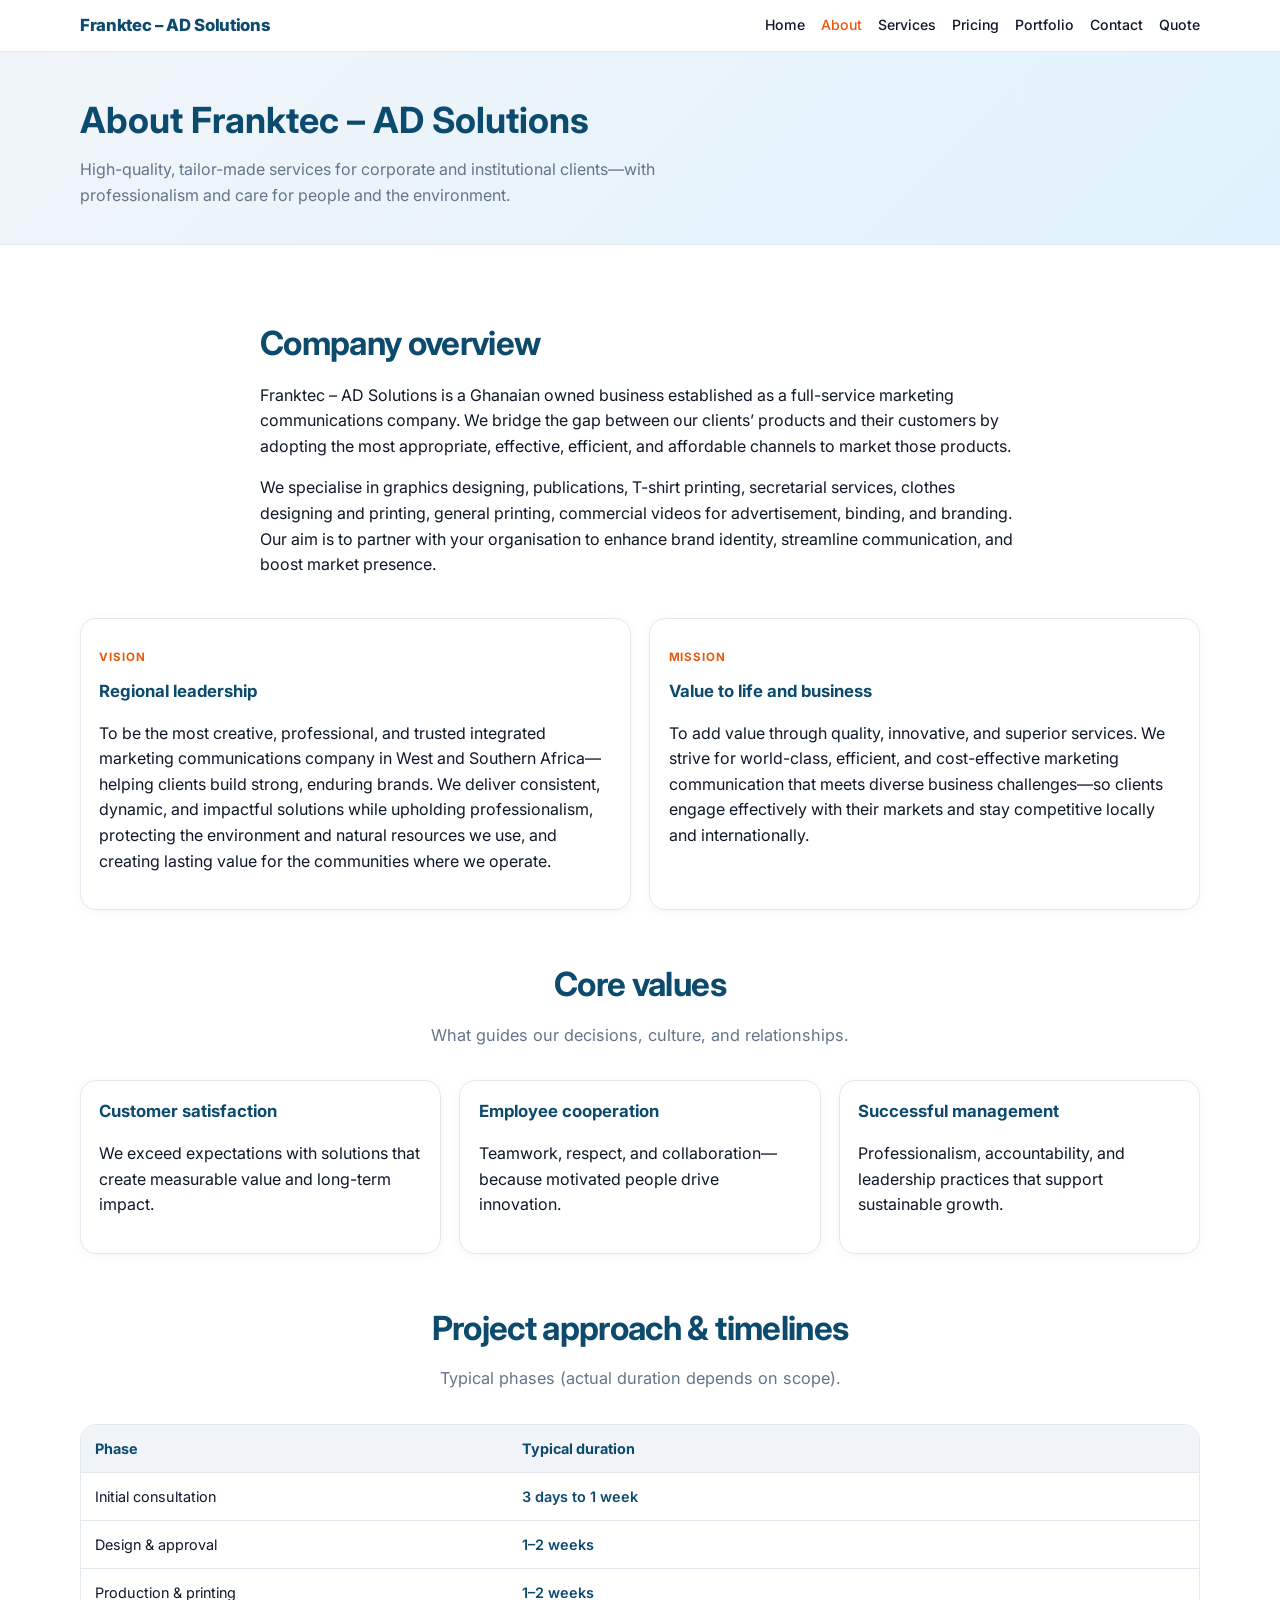
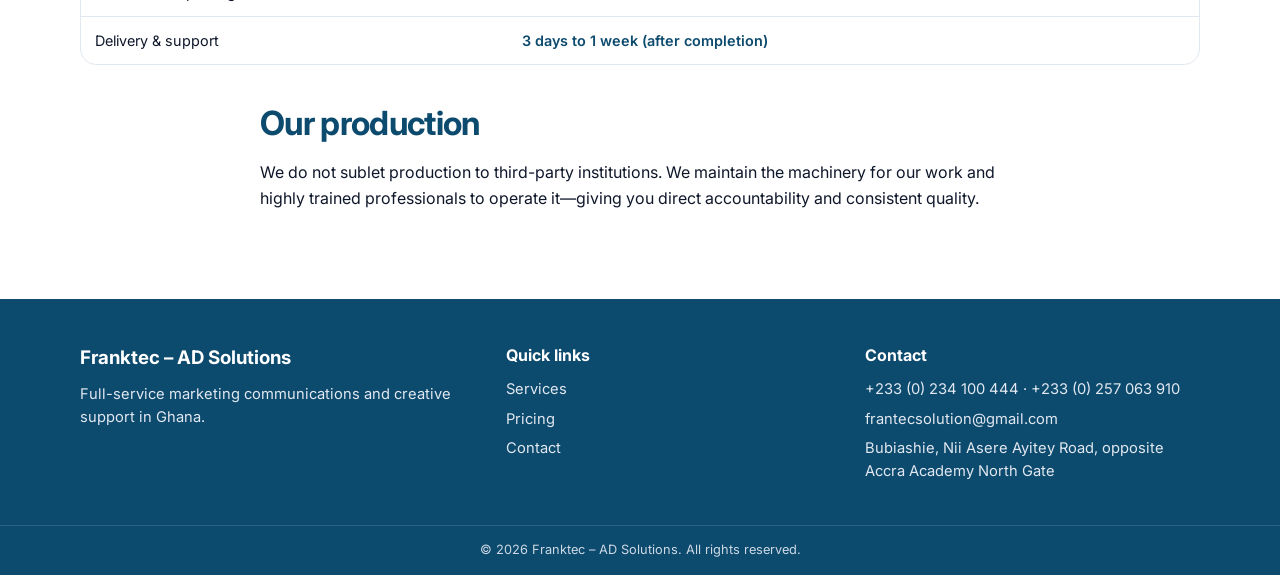
<file: about.html>
<!doctype html>
<html lang="en">
  <head>
    <meta charset="UTF-8" />
    <meta name="viewport" content="width=device-width, initial-scale=1.0" />
    <title>About Us | Franktec – AD Solutions</title>
    <meta
      name="description"
      content="Vision, mission, and values of Franktec – AD Solutions—integrated marketing communications in Ghana."
    />
    <link rel="preconnect" href="https://fonts.googleapis.com" />
    <link rel="preconnect" href="https://fonts.gstatic.com" crossorigin />
    <link href="https://fonts.googleapis.com/css2?family=Inter:wght@400;500;600;700;800&display=swap" rel="stylesheet" />
    <link rel="stylesheet" href="styles.css" />
  </head>
  <body>
    <header class="navbar">
      <div class="container nav-wrap">
        <a class="logo" href="index.html">Franktec – AD Solutions</a>
        <button type="button" class="menu-btn" aria-label="Toggle menu">Menu</button>
        <nav class="menu">
          <a href="index.html">Home</a>
          <a class="active" href="about.html">About</a>
          <a href="services.html">Services</a>
          <a href="pricing.html">Pricing</a>
          <a href="portfolio.html">Portfolio</a>
          <a href="contact.html">Contact</a>
          <a href="quote-request.html">Quote</a>
        </nav>
      </div>
    </header>

    <div class="page-hero">
      <div class="container">
        <h1>About Franktec – AD Solutions</h1>
        <p>High-quality, tailor-made services for corporate and institutional clients—with professionalism and care for people and the environment.</p>
      </div>
    </div>

    <section class="section">
      <div class="container">
        <div class="prose">
          <h2 class="section-title" style="text-align: left; margin-bottom: 0.75rem">Company overview</h2>
          <p>
            Franktec – AD Solutions is a Ghanaian owned business established as a full-service marketing communications company. We bridge the gap between our clients’ products and their customers by adopting the most appropriate, effective, efficient, and affordable channels to market those products.
          </p>
          <p>
            We specialise in graphics designing, publications, T-shirt printing, secretarial services, clothes designing and printing, general printing, commercial videos for advertisement, binding, and branding. Our aim is to partner with your organisation to enhance brand identity, streamline communication, and boost market presence.
          </p>
        </div>

        <div class="grid grid-2" style="margin-top: 2.5rem">
          <article class="card">
            <div class="card-body">
              <p class="tag">Vision</p>
              <h3>Regional leadership</h3>
              <p>
                To be the most creative, professional, and trusted integrated marketing communications company in West and Southern Africa—helping clients build strong, enduring brands. We deliver consistent, dynamic, and impactful solutions while upholding professionalism, protecting the environment and natural resources we use, and creating lasting value for the communities where we operate.
              </p>
            </div>
          </article>
          <article class="card">
            <div class="card-body">
              <p class="tag">Mission</p>
              <h3>Value to life and business</h3>
              <p>
                To add value through quality, innovative, and superior services. We strive for world-class, efficient, and cost-effective marketing communication that meets diverse business challenges—so clients engage effectively with their markets and stay competitive locally and internationally.
              </p>
            </div>
          </article>
        </div>

        <h2 class="section-title" style="margin-top: 3rem">Core values</h2>
        <p class="section-sub">What guides our decisions, culture, and relationships.</p>
        <div class="grid grid-3">
          <article class="card">
            <div class="card-body">
              <h3>Customer satisfaction</h3>
              <p>We exceed expectations with solutions that create measurable value and long-term impact.</p>
            </div>
          </article>
          <article class="card">
            <div class="card-body">
              <h3>Employee cooperation</h3>
              <p>Teamwork, respect, and collaboration—because motivated people drive innovation.</p>
            </div>
          </article>
          <article class="card">
            <div class="card-body">
              <h3>Successful management</h3>
              <p>Professionalism, accountability, and leadership practices that support sustainable growth.</p>
            </div>
          </article>
        </div>

        <h2 class="section-title" style="margin-top: 3rem">Project approach &amp; timelines</h2>
        <p class="section-sub">Typical phases (actual duration depends on scope).</p>
        <div class="table-wrap">
          <table class="price-table">
            <thead>
              <tr>
                <th>Phase</th>
                <th>Typical duration</th>
              </tr>
            </thead>
            <tbody>
              <tr>
                <td>Initial consultation</td>
                <td>3 days to 1 week</td>
              </tr>
              <tr>
                <td>Design &amp; approval</td>
                <td>1–2 weeks</td>
              </tr>
              <tr>
                <td>Production &amp; printing</td>
                <td>1–2 weeks</td>
              </tr>
              <tr>
                <td>Delivery &amp; support</td>
                <td>3 days to 1 week (after completion)</td>
              </tr>
            </tbody>
          </table>
        </div>

        <div class="prose">
          <h2 class="section-title" style="text-align: left; margin-top: 2rem">Our production</h2>
          <p>
            We do not sublet production to third-party institutions. We maintain the machinery for our work and highly trained professionals to operate it—giving you direct accountability and consistent quality.
          </p>
        </div>
      </div>
    </section>

    <footer>
      <div class="container footer-grid">
        <div>
          <h3>Franktec – AD Solutions</h3>
          <p>Full-service marketing communications and creative support in Ghana.</p>
        </div>
        <div>
          <h4>Quick links</h4>
          <p><a href="services.html">Services</a></p>
          <p><a href="pricing.html">Pricing</a></p>
          <p><a href="contact.html">Contact</a></p>
        </div>
        <div>
          <h4>Contact</h4>
          <p>
            <a href="tel:+233234100444">+233 (0) 234 100 444</a> ·
            <a href="tel:+233257063910">+233 (0) 257 063 910</a>
          </p>
          <p><a href="mailto:frantecsolution@gmail.com">frantecsolution@gmail.com</a></p>
          <p>Bubiashie, Nii Asere Ayitey Road, opposite Accra Academy North Gate</p>
        </div>
      </div>
      <div class="copy">&copy; <span class="year"></span> Franktec – AD Solutions. All rights reserved.</div>
    </footer>

    <script src="script.js"></script>
  </body>
</html>
</file>
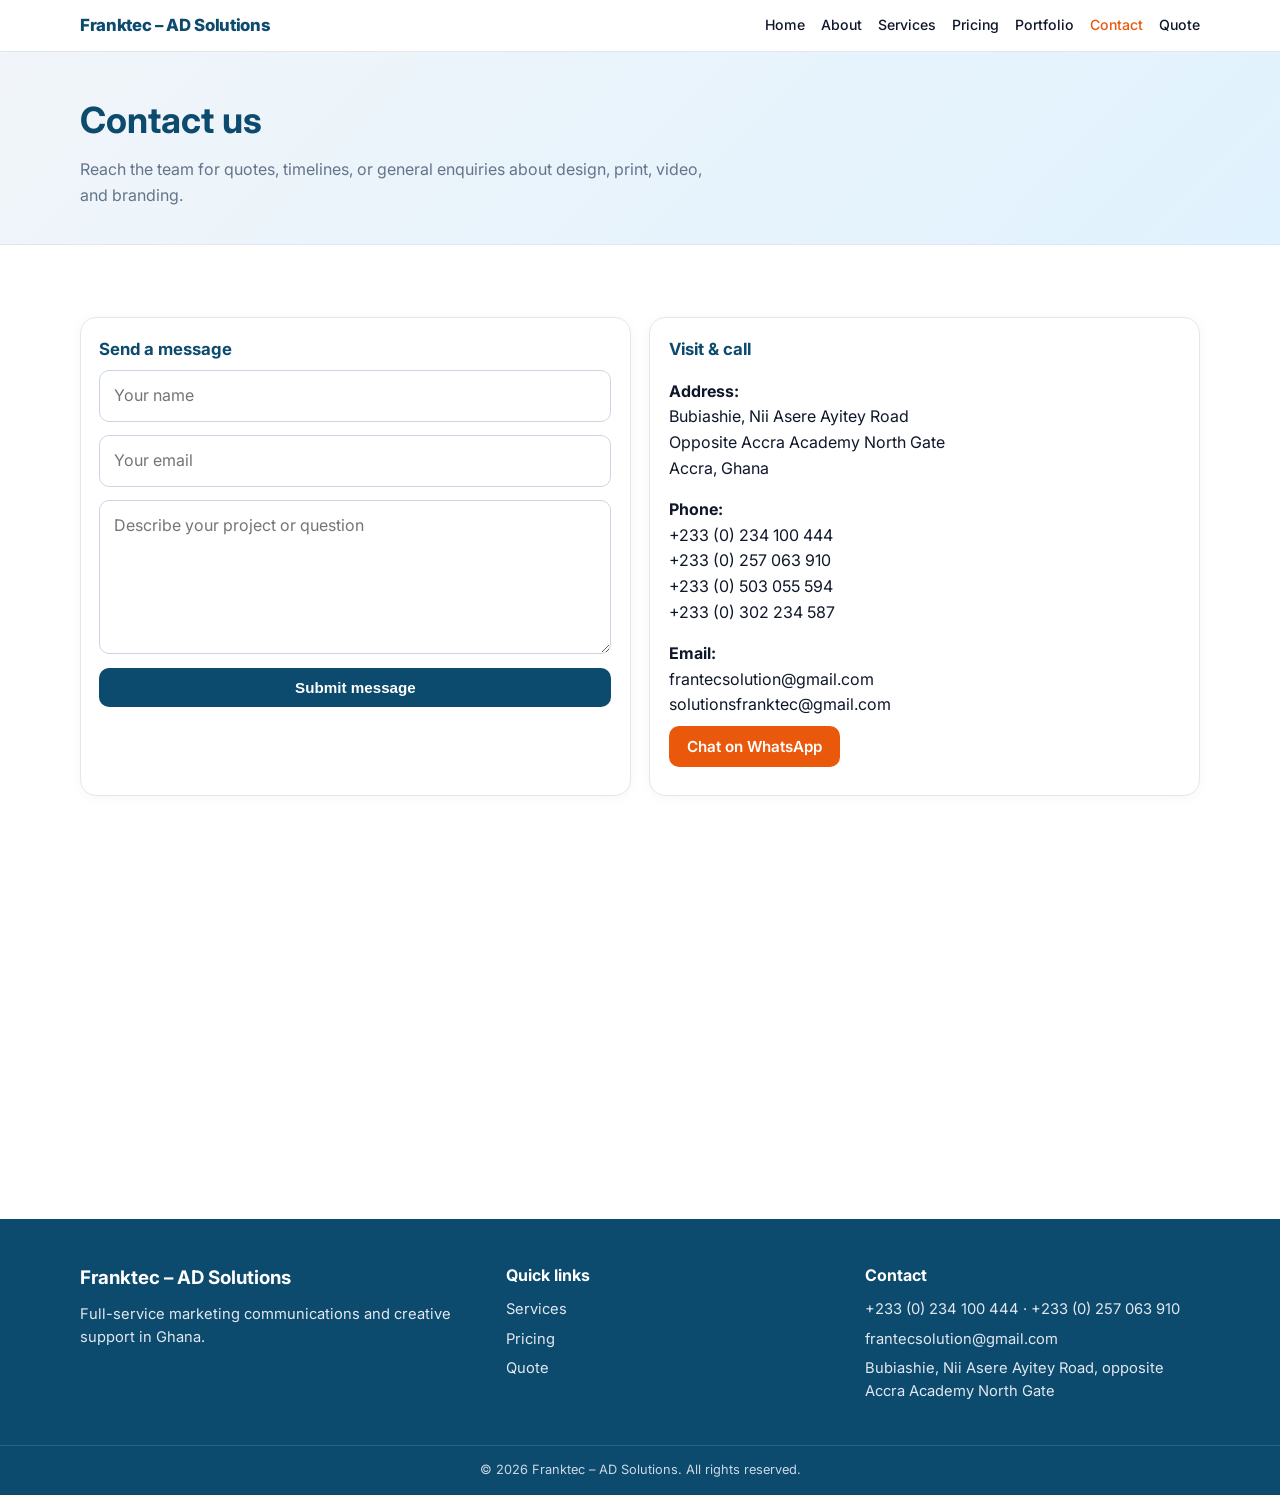
<file: contact.html>
<!doctype html>
<html lang="en">
  <head>
    <meta charset="UTF-8" />
    <meta name="viewport" content="width=device-width, initial-scale=1.0" />
    <title>Contact | Franktec – AD Solutions</title>
    <meta name="description" content="Contact Franktec – AD Solutions in Bubiashie, Accra—phone, email, and message form." />
    <link rel="preconnect" href="https://fonts.googleapis.com" />
    <link rel="preconnect" href="https://fonts.gstatic.com" crossorigin />
    <link href="https://fonts.googleapis.com/css2?family=Inter:wght@400;500;600;700;800&display=swap" rel="stylesheet" />
    <link rel="stylesheet" href="styles.css" />
  </head>
  <body>
    <header class="navbar">
      <div class="container nav-wrap">
        <a class="logo" href="index.html">Franktec – AD Solutions</a>
        <button type="button" class="menu-btn" aria-label="Toggle menu">Menu</button>
        <nav class="menu">
          <a href="index.html">Home</a>
          <a href="about.html">About</a>
          <a href="services.html">Services</a>
          <a href="pricing.html">Pricing</a>
          <a href="portfolio.html">Portfolio</a>
          <a class="active" href="contact.html">Contact</a>
          <a href="quote-request.html">Quote</a>
        </nav>
      </div>
    </header>

    <div class="page-hero">
      <div class="container">
        <h1>Contact us</h1>
        <p>Reach the team for quotes, timelines, or general enquiries about design, print, video, and branding.</p>
      </div>
    </div>

    <section class="section">
      <div class="container">
        <div class="grid grid-2">
          <article class="card">
            <div class="card-body">
              <h3>Send a message</h3>
              <form id="contactForm">
                <input type="text" name="name" required placeholder="Your name" autocomplete="name" />
                <input type="email" name="email" required placeholder="Your email" autocomplete="email" />
                <textarea name="message" rows="5" required placeholder="Describe your project or question"></textarea>
                <button class="btn" type="submit">Submit message</button>
                <p id="contactStatus"></p>
              </form>
            </div>
          </article>
          <article class="card">
            <div class="card-body">
              <h3>Visit &amp; call</h3>
              <p>
                <strong>Address:</strong><br />
                Bubiashie, Nii Asere Ayitey Road<br />
                Opposite Accra Academy North Gate<br />
                Accra, Ghana
              </p>
              <p>
                <strong>Phone:</strong><br />
                <a href="tel:+233234100444">+233 (0) 234 100 444</a><br />
                <a href="tel:+233257063910">+233 (0) 257 063 910</a><br />
                <a href="tel:+233503055594">+233 (0) 503 055 594</a><br />
                <a href="tel:+233302234587">+233 (0) 302 234 587</a>
              </p>
              <p>
                <strong>Email:</strong><br />
                <a href="mailto:frantecsolution@gmail.com">frantecsolution@gmail.com</a><br />
                <a href="mailto:solutionsfranktec@gmail.com">solutionsfranktec@gmail.com</a>
              </p>
              <p>
                <a class="btn btn-accent" href="https://wa.me/233503055594" target="_blank" rel="noopener noreferrer">Chat on WhatsApp</a>
              </p>
            </div>
          </article>
        </div>
        <div style="margin-top: 1.5rem">
          <iframe
            title="Map — Accra Academy North Gate area"
            src="https://www.google.com/maps?q=Accra+Academy+North+Gate+Bubiashie+Ghana&output=embed"
            height="320"
            loading="lazy"
            referrerpolicy="no-referrer-when-downgrade"
          ></iframe>
        </div>
      </div>
    </section>

    <footer>
      <div class="container footer-grid">
        <div>
          <h3>Franktec – AD Solutions</h3>
          <p>Full-service marketing communications and creative support in Ghana.</p>
        </div>
        <div>
          <h4>Quick links</h4>
          <p><a href="services.html">Services</a></p>
          <p><a href="pricing.html">Pricing</a></p>
          <p><a href="quote-request.html">Quote</a></p>
        </div>
        <div>
          <h4>Contact</h4>
          <p>
            <a href="tel:+233234100444">+233 (0) 234 100 444</a> ·
            <a href="tel:+233257063910">+233 (0) 257 063 910</a>
          </p>
          <p><a href="mailto:frantecsolution@gmail.com">frantecsolution@gmail.com</a></p>
          <p>Bubiashie, Nii Asere Ayitey Road, opposite Accra Academy North Gate</p>
        </div>
      </div>
      <div class="copy">&copy; <span class="year"></span> Franktec – AD Solutions. All rights reserved.</div>
    </footer>

    <script src="script.js"></script>
  </body>
</html>
</file>
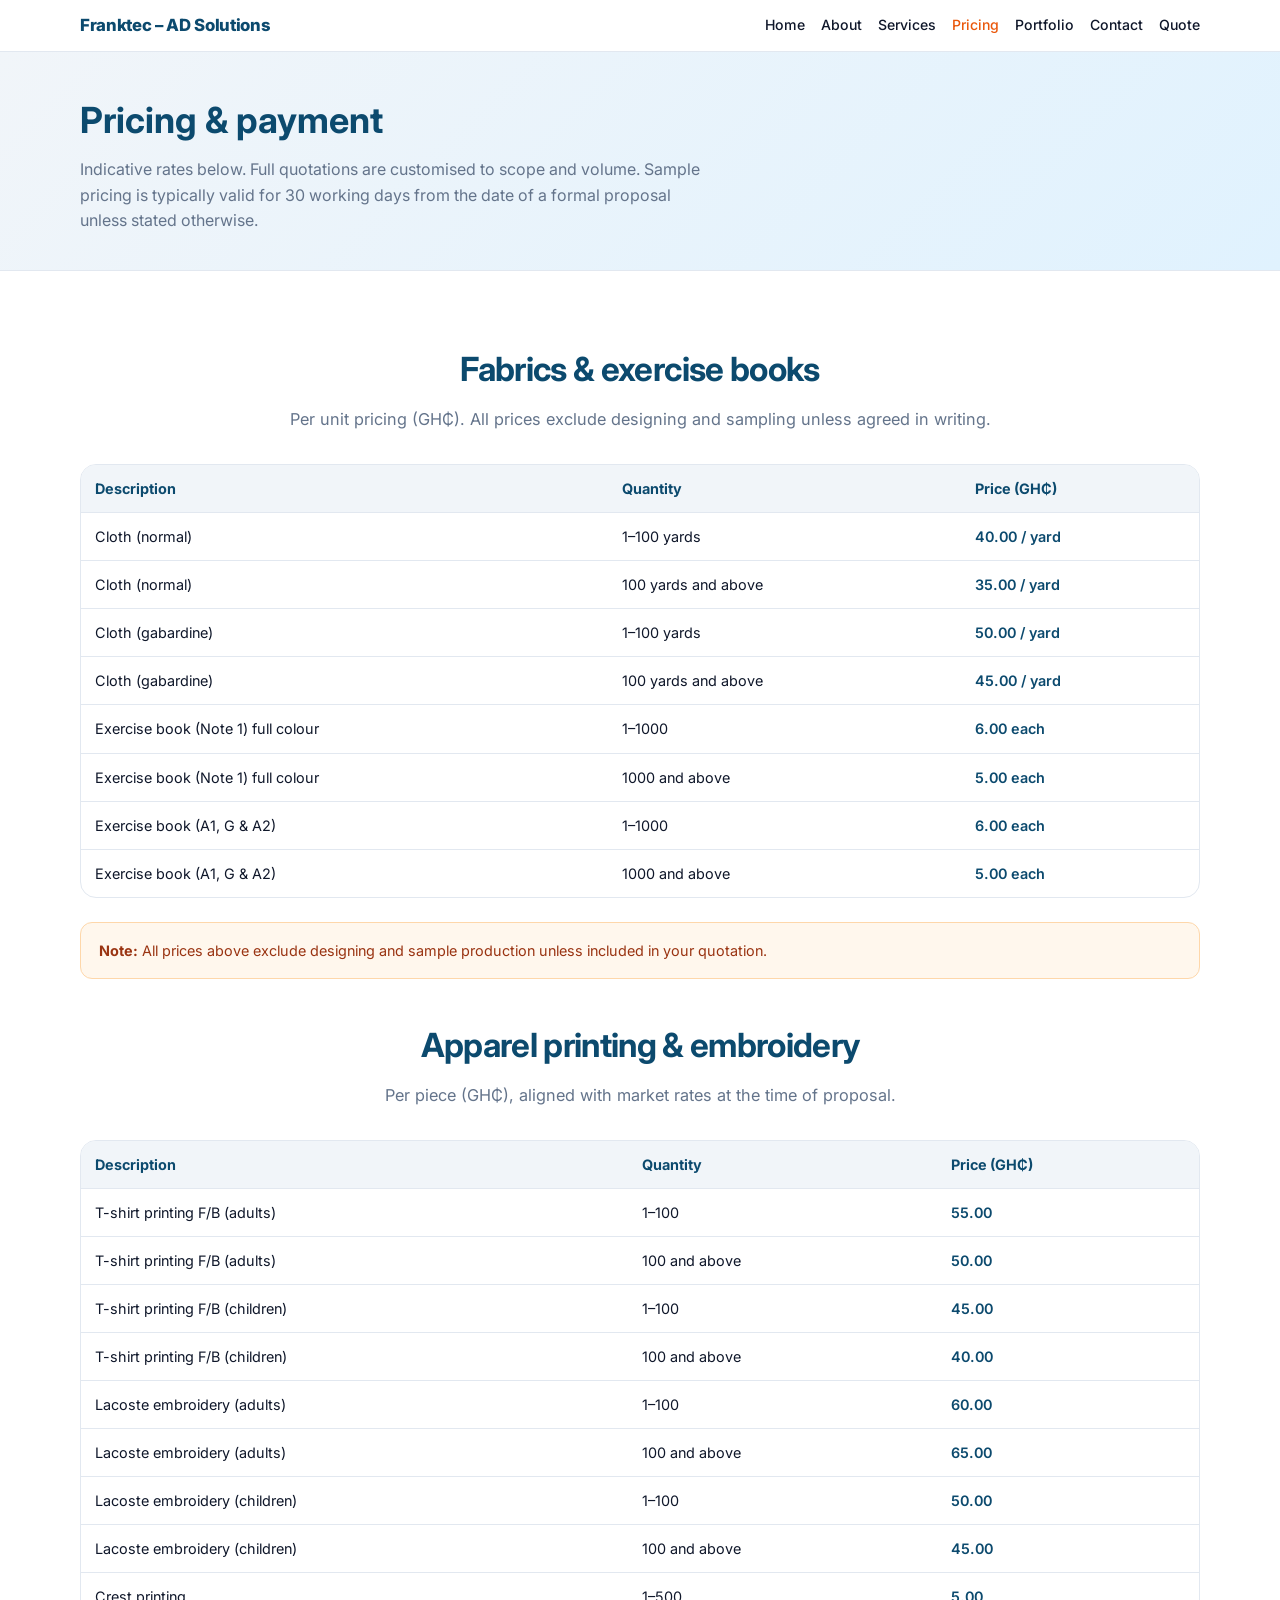
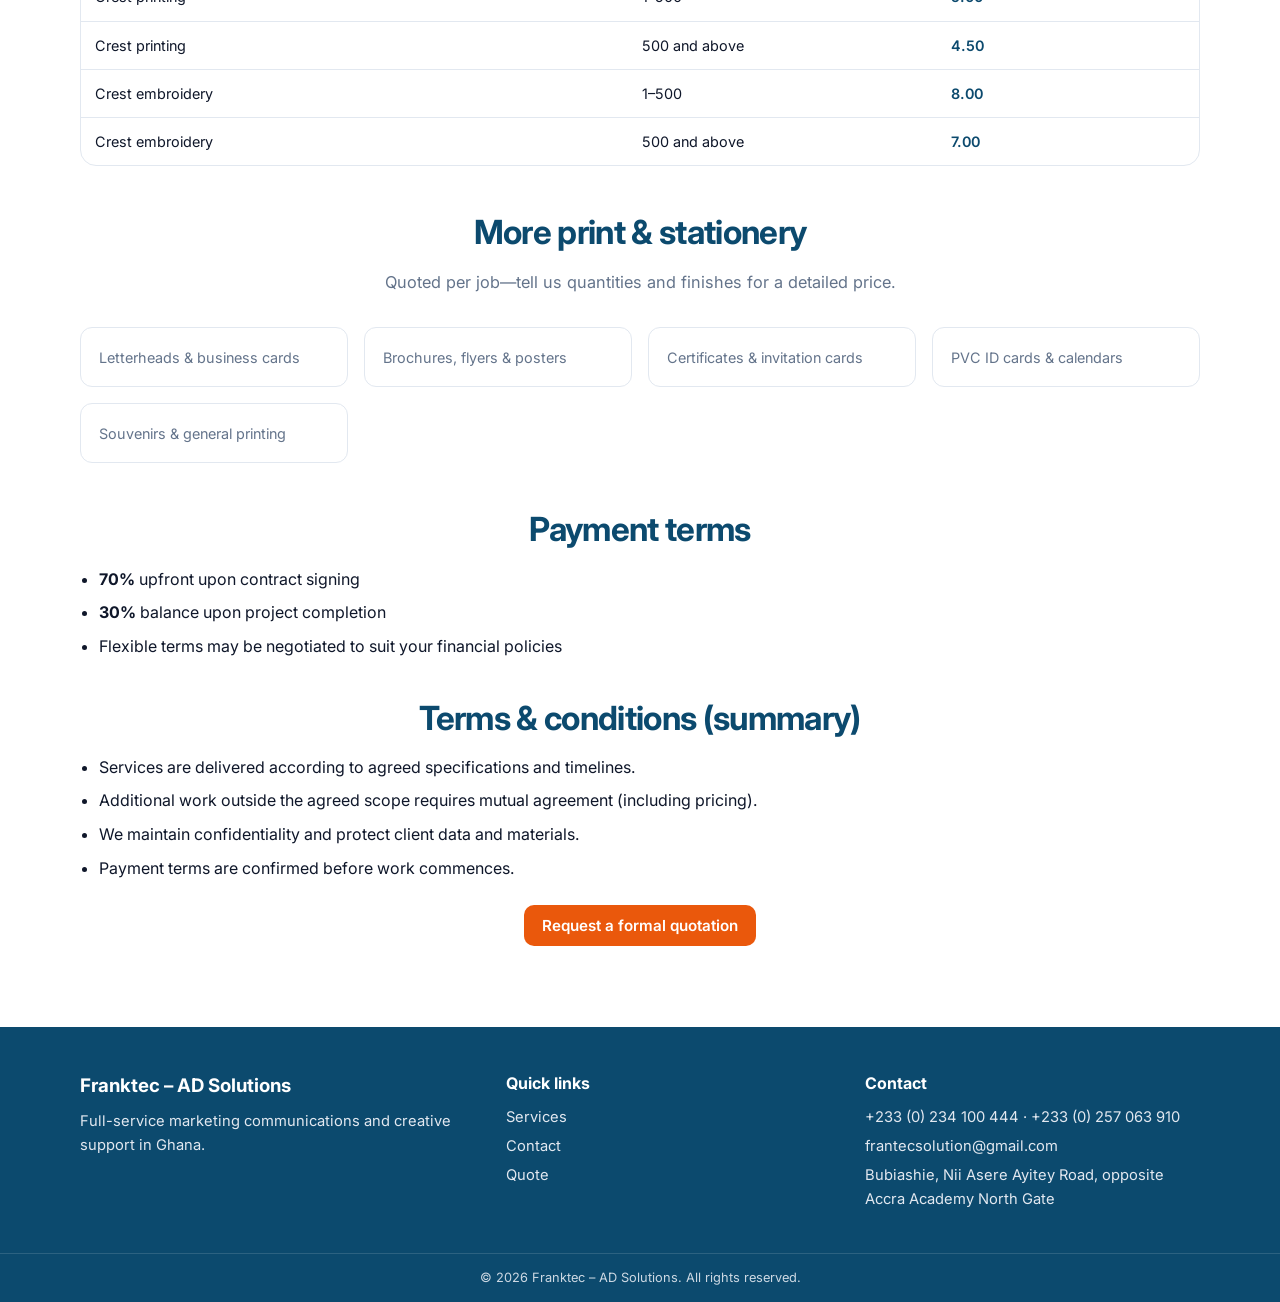
<file: pricing.html>
<!doctype html>
<html lang="en">
  <head>
    <meta charset="UTF-8" />
    <meta name="viewport" content="width=device-width, initial-scale=1.0" />
    <title>Pricing | Franktec – AD Solutions</title>
    <meta name="description" content="Indicative pricing for fabrics, exercise books, T-shirt printing, embroidery, and crest work at Franktec – AD Solutions. Accra, Ghana." />
    <link rel="preconnect" href="https://fonts.googleapis.com" />
    <link rel="preconnect" href="https://fonts.gstatic.com" crossorigin />
    <link href="https://fonts.googleapis.com/css2?family=Inter:wght@400;500;600;700;800&display=swap" rel="stylesheet" />
    <link rel="stylesheet" href="styles.css" />
  </head>
  <body>
    <header class="navbar">
      <div class="container nav-wrap">
        <a class="logo" href="index.html">Franktec – AD Solutions</a>
        <button type="button" class="menu-btn" aria-label="Toggle menu">Menu</button>
        <nav class="menu">
          <a href="index.html">Home</a>
          <a href="about.html">About</a>
          <a href="services.html">Services</a>
          <a class="active" href="pricing.html">Pricing</a>
          <a href="portfolio.html">Portfolio</a>
          <a href="contact.html">Contact</a>
          <a href="quote-request.html">Quote</a>
        </nav>
      </div>
    </header>

    <div class="page-hero">
      <div class="container">
        <h1>Pricing &amp; payment</h1>
        <p>
          Indicative rates below. Full quotations are customised to scope and volume. Sample pricing is typically valid for 30 working days from the date of a formal proposal unless stated otherwise.
        </p>
      </div>
    </div>

    <section class="section">
      <div class="container">
        <h2 class="section-title">Fabrics &amp; exercise books</h2>
        <p class="section-sub">Per unit pricing (GH₵). All prices exclude designing and sampling unless agreed in writing.</p>

        <div class="table-wrap">
          <table class="price-table">
            <thead>
              <tr>
                <th>Description</th>
                <th>Quantity</th>
                <th>Price (GH₵)</th>
              </tr>
            </thead>
            <tbody>
              <tr>
                <td>Cloth (normal)</td>
                <td>1–100 yards</td>
                <td>40.00 / yard</td>
              </tr>
              <tr>
                <td>Cloth (normal)</td>
                <td>100 yards and above</td>
                <td>35.00 / yard</td>
              </tr>
              <tr>
                <td>Cloth (gabardine)</td>
                <td>1–100 yards</td>
                <td>50.00 / yard</td>
              </tr>
              <tr>
                <td>Cloth (gabardine)</td>
                <td>100 yards and above</td>
                <td>45.00 / yard</td>
              </tr>
              <tr>
                <td>Exercise book (Note 1) full colour</td>
                <td>1–1000</td>
                <td>6.00 each</td>
              </tr>
              <tr>
                <td>Exercise book (Note 1) full colour</td>
                <td>1000 and above</td>
                <td>5.00 each</td>
              </tr>
              <tr>
                <td>Exercise book (A1, G &amp; A2)</td>
                <td>1–1000</td>
                <td>6.00 each</td>
              </tr>
              <tr>
                <td>Exercise book (A1, G &amp; A2)</td>
                <td>1000 and above</td>
                <td>5.00 each</td>
              </tr>
            </tbody>
          </table>
        </div>

        <div class="note-box">
          <strong>Note:</strong> All prices above exclude designing and sample production unless included in your quotation.
        </div>

        <h2 class="section-title" style="margin-top: 2.5rem">Apparel printing &amp; embroidery</h2>
        <p class="section-sub">Per piece (GH₵), aligned with market rates at the time of proposal.</p>

        <div class="table-wrap">
          <table class="price-table">
            <thead>
              <tr>
                <th>Description</th>
                <th>Quantity</th>
                <th>Price (GH₵)</th>
              </tr>
            </thead>
            <tbody>
              <tr>
                <td>T-shirt printing F/B (adults)</td>
                <td>1–100</td>
                <td>55.00</td>
              </tr>
              <tr>
                <td>T-shirt printing F/B (adults)</td>
                <td>100 and above</td>
                <td>50.00</td>
              </tr>
              <tr>
                <td>T-shirt printing F/B (children)</td>
                <td>1–100</td>
                <td>45.00</td>
              </tr>
              <tr>
                <td>T-shirt printing F/B (children)</td>
                <td>100 and above</td>
                <td>40.00</td>
              </tr>
              <tr>
                <td>Lacoste embroidery (adults)</td>
                <td>1–100</td>
                <td>60.00</td>
              </tr>
              <tr>
                <td>Lacoste embroidery (adults)</td>
                <td>100 and above</td>
                <td>65.00</td>
              </tr>
              <tr>
                <td>Lacoste embroidery (children)</td>
                <td>1–100</td>
                <td>50.00</td>
              </tr>
              <tr>
                <td>Lacoste embroidery (children)</td>
                <td>100 and above</td>
                <td>45.00</td>
              </tr>
              <tr>
                <td>Crest printing</td>
                <td>1–500</td>
                <td>5.00</td>
              </tr>
              <tr>
                <td>Crest printing</td>
                <td>500 and above</td>
                <td>4.50</td>
              </tr>
              <tr>
                <td>Crest embroidery</td>
                <td>1–500</td>
                <td>8.00</td>
              </tr>
              <tr>
                <td>Crest embroidery</td>
                <td>500 and above</td>
                <td>7.00</td>
              </tr>
            </tbody>
          </table>
        </div>

        <h2 class="section-title" style="margin-top: 2.5rem">More print &amp; stationery</h2>
        <p class="section-sub">Quoted per job—tell us quantities and finishes for a detailed price.</p>
        <div class="edge-grid">
          <div class="edge-item"><p>Letterheads &amp; business cards</p></div>
          <div class="edge-item"><p>Brochures, flyers &amp; posters</p></div>
          <div class="edge-item"><p>Certificates &amp; invitation cards</p></div>
          <div class="edge-item"><p>PVC ID cards &amp; calendars</p></div>
          <div class="edge-item"><p>Souvenirs &amp; general printing</p></div>
        </div>

        <h2 class="section-title" style="margin-top: 2.5rem">Payment terms</h2>
        <ul class="terms-list prose" style="max-width: 640px">
          <li><strong>70%</strong> upfront upon contract signing</li>
          <li><strong>30%</strong> balance upon project completion</li>
          <li>Flexible terms may be negotiated to suit your financial policies</li>
        </ul>

        <h2 class="section-title" style="margin-top: 2rem">Terms &amp; conditions (summary)</h2>
        <ul class="terms-list prose" style="max-width: 720px">
          <li>Services are delivered according to agreed specifications and timelines.</li>
          <li>Additional work outside the agreed scope requires mutual agreement (including pricing).</li>
          <li>We maintain confidentiality and protect client data and materials.</li>
          <li>Payment terms are confirmed before work commences.</li>
        </ul>

        <p style="text-align: center; margin-top: 2rem">
          <a class="btn btn-accent" href="quote-request.html">Request a formal quotation</a>
        </p>
      </div>
    </section>

    <footer>
      <div class="container footer-grid">
        <div>
          <h3>Franktec – AD Solutions</h3>
          <p>Full-service marketing communications and creative support in Ghana.</p>
        </div>
        <div>
          <h4>Quick links</h4>
          <p><a href="services.html">Services</a></p>
          <p><a href="contact.html">Contact</a></p>
          <p><a href="quote-request.html">Quote</a></p>
        </div>
        <div>
          <h4>Contact</h4>
          <p>
            <a href="tel:+233234100444">+233 (0) 234 100 444</a> ·
            <a href="tel:+233257063910">+233 (0) 257 063 910</a>
          </p>
          <p><a href="mailto:frantecsolution@gmail.com">frantecsolution@gmail.com</a></p>
          <p>Bubiashie, Nii Asere Ayitey Road, opposite Accra Academy North Gate</p>
        </div>
      </div>
      <div class="copy">&copy; <span class="year"></span> Franktec – AD Solutions. All rights reserved.</div>
    </footer>

    <script src="script.js"></script>
  </body>
</html>
</file>
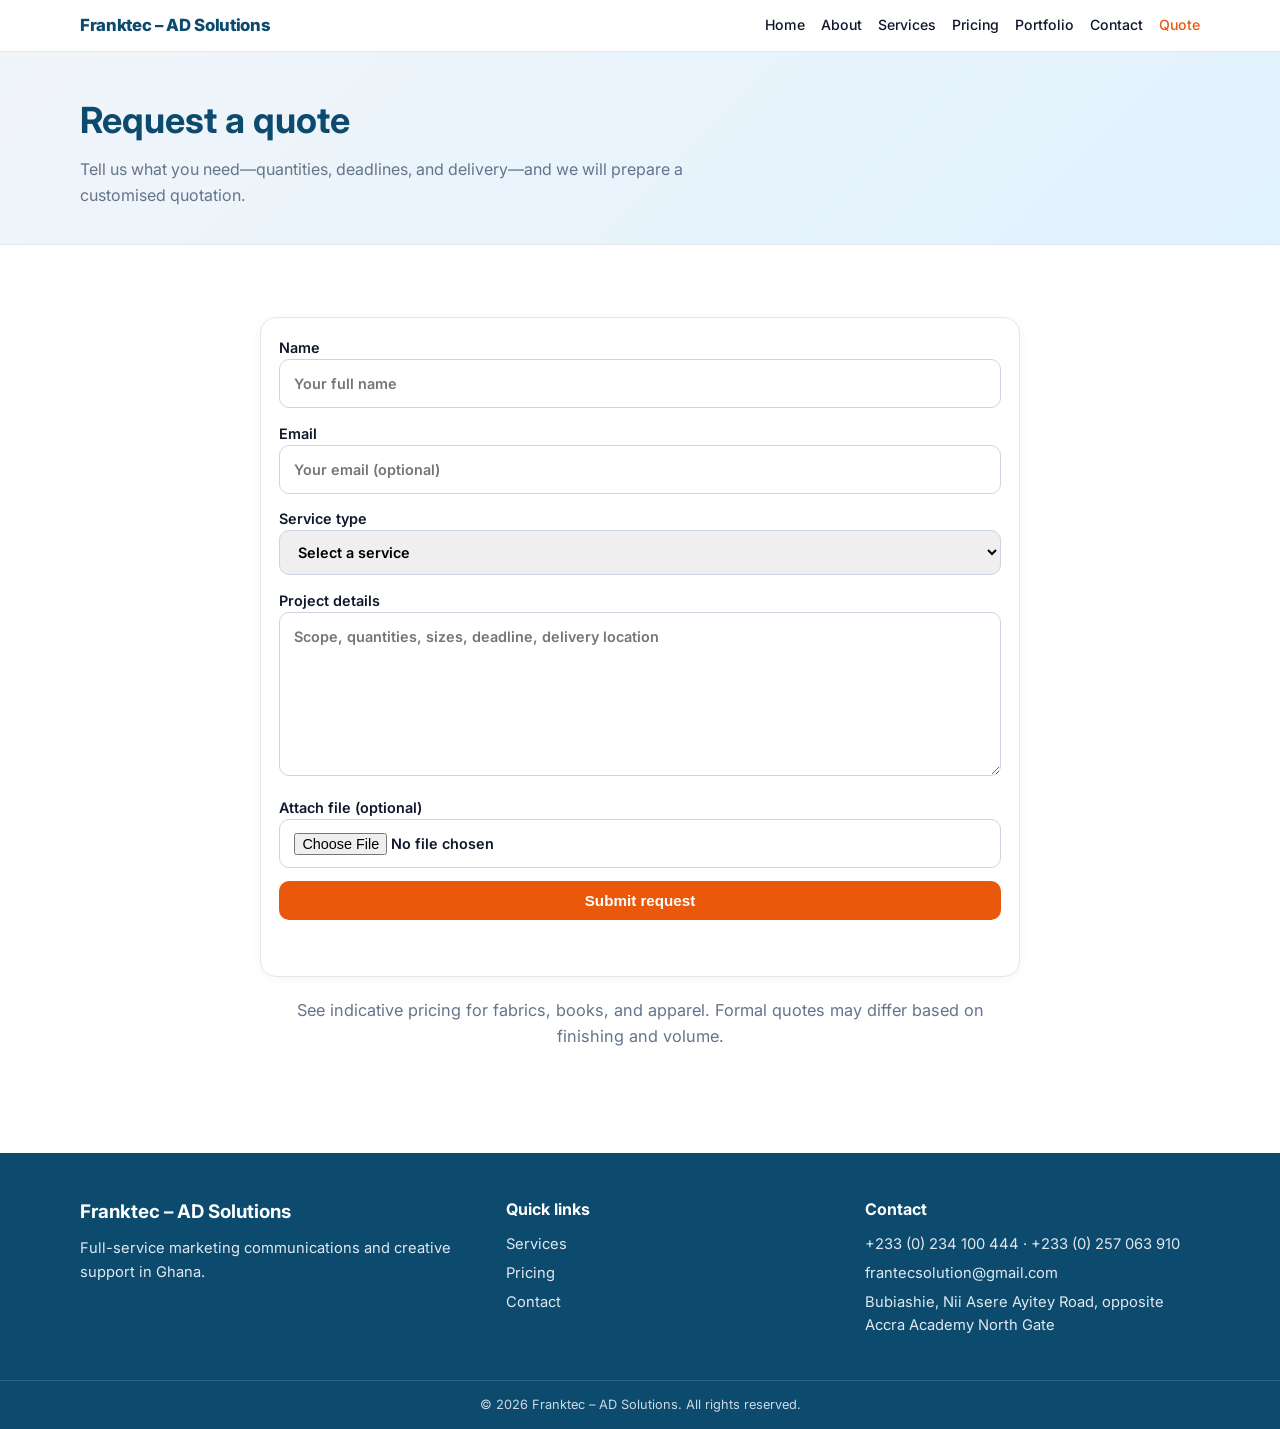
<file: quote-request.html>
<!doctype html>
<html lang="en">
  <head>
    <meta charset="UTF-8" />
    <meta name="viewport" content="width=device-width, initial-scale=1.0" />
    <title>Request a Quote | Franktec – AD Solutions</title>
    <meta name="description" content="Request a quotation for design, print, video, branding, or apparel from Franktec – AD Solutions." />
    <link rel="preconnect" href="https://fonts.googleapis.com" />
    <link rel="preconnect" href="https://fonts.gstatic.com" crossorigin />
    <link href="https://fonts.googleapis.com/css2?family=Inter:wght@400;500;600;700;800&display=swap" rel="stylesheet" />
    <link rel="stylesheet" href="styles.css" />
  </head>
  <body>
    <header class="navbar">
      <div class="container nav-wrap">
        <a class="logo" href="index.html">Franktec – AD Solutions</a>
        <button type="button" class="menu-btn" aria-label="Toggle menu">Menu</button>
        <nav class="menu">
          <a href="index.html">Home</a>
          <a href="about.html">About</a>
          <a href="services.html">Services</a>
          <a href="pricing.html">Pricing</a>
          <a href="portfolio.html">Portfolio</a>
          <a href="contact.html">Contact</a>
          <a class="active" href="quote-request.html">Quote</a>
        </nav>
      </div>
    </header>

    <div class="page-hero">
      <div class="container">
        <h1>Request a quote</h1>
        <p>Tell us what you need—quantities, deadlines, and delivery—and we will prepare a customised quotation.</p>
      </div>
    </div>

    <section class="section">
      <div class="container" style="max-width: 760px">
        <article class="card">
          <div class="card-body">
            <form id="quoteForm" enctype="multipart/form-data">
              <label
                >Name
                <input type="text" name="name" required placeholder="Your full name" autocomplete="name" />
              </label>
              <label
                >Email
                <input type="email" name="email" placeholder="Your email (optional)" autocomplete="email" />
              </label>
              <label
                >Service type
                <select name="serviceType" required>
                  <option value="">Select a service</option>
                  <option>Graphics designing</option>
                  <option>Publications</option>
                  <option>T-shirt printing</option>
                  <option>Secretarial services</option>
                  <option>Clothes designing &amp; printing</option>
                  <option>General printing</option>
                  <option>Commercial video</option>
                  <option>Binding</option>
                  <option>Branding</option>
                  <option>Other / multiple services</option>
                </select>
              </label>
              <label
                >Project details
                <textarea name="details" rows="6" placeholder="Scope, quantities, sizes, deadline, delivery location"></textarea>
              </label>
              <label
                >Attach file (optional)
                <input type="file" name="fileUpload" />
              </label>
              <button class="btn btn-accent" type="submit">Submit request</button>
              <p id="quoteStatus"></p>
            </form>
          </div>
        </article>
        <p class="section-sub" style="margin-top: 1.25rem">
          See <a href="pricing.html">indicative pricing</a> for fabrics, books, and apparel. Formal quotes may differ based on finishing and volume.
        </p>
      </div>
    </section>

    <footer>
      <div class="container footer-grid">
        <div>
          <h3>Franktec – AD Solutions</h3>
          <p>Full-service marketing communications and creative support in Ghana.</p>
        </div>
        <div>
          <h4>Quick links</h4>
          <p><a href="services.html">Services</a></p>
          <p><a href="pricing.html">Pricing</a></p>
          <p><a href="contact.html">Contact</a></p>
        </div>
        <div>
          <h4>Contact</h4>
          <p>
            <a href="tel:+233234100444">+233 (0) 234 100 444</a> ·
            <a href="tel:+233257063910">+233 (0) 257 063 910</a>
          </p>
          <p><a href="mailto:frantecsolution@gmail.com">frantecsolution@gmail.com</a></p>
          <p>Bubiashie, Nii Asere Ayitey Road, opposite Accra Academy North Gate</p>
        </div>
      </div>
      <div class="copy">&copy; <span class="year"></span> Franktec – AD Solutions. All rights reserved.</div>
    </footer>

    <script src="script.js"></script>
  </body>
</html>
</file>
<file: styles.css>
:root {
  --primary: #0c4a6e;
  --primary-light: #155e8c;
  --accent: #ea580c;
  --accent-hover: #c2410c;
  --text: #0f172a;
  --muted: #64748b;
  --bg: #ffffff;
  --light: #f1f5f9;
  --border: #e2e8f0;
  --shadow: 0 12px 40px rgba(12, 74, 110, 0.12);
  --radius: 16px;
}

* {
  box-sizing: border-box;
}

body {
  margin: 0;
  font-family: "Inter", system-ui, sans-serif;
  color: var(--text);
  background: var(--bg);
  line-height: 1.6;
}

a {
  color: inherit;
  text-decoration: none;
}

.container {
  width: min(1120px, 92%);
  margin: 0 auto;
}

.navbar {
  position: sticky;
  top: 0;
  z-index: 20;
  background: rgba(255, 255, 255, 0.92);
  backdrop-filter: blur(10px);
  border-bottom: 1px solid var(--border);
}

.nav-wrap {
  display: flex;
  justify-content: space-between;
  align-items: center;
  padding: 14px 0;
  gap: 1rem;
}

.logo {
  color: var(--primary);
  font-weight: 800;
  font-size: 1.05rem;
  letter-spacing: -0.02em;
  max-width: min(280px, 55vw);
  line-height: 1.25;
}

.menu {
  display: flex;
  flex-wrap: wrap;
  justify-content: flex-end;
  gap: 0.65rem 1rem;
  font-size: 0.88rem;
  font-weight: 500;
}

.menu a:hover,
.menu a.active {
  color: var(--accent);
}

.menu-btn {
  display: none;
  border: 1px solid var(--border);
  background: white;
  color: var(--primary);
  padding: 8px 12px;
  border-radius: 10px;
  cursor: pointer;
  font-weight: 600;
}

.hero {
  background: linear-gradient(135deg, var(--primary) 0%, var(--primary-light) 55%, #0e7490 100%);
  color: white;
  padding: clamp(56px, 8vw, 96px) 0;
  position: relative;
  overflow: hidden;
}

.hero::after {
  content: "";
  position: absolute;
  inset: 0;
  background: radial-gradient(ellipse 80% 60% at 100% 0%, rgba(234, 88, 12, 0.18), transparent 55%);
  pointer-events: none;
}

.hero .container {
  position: relative;
  z-index: 1;
}

.hero-grid {
  display: grid;
  grid-template-columns: 1.25fr 1fr;
  gap: 2.5rem;
  align-items: start;
}

.hero h1 {
  font-size: clamp(2rem, 4.2vw, 3.25rem);
  margin: 0.6rem 0;
  line-height: 1.15;
  letter-spacing: -0.03em;
}

.hero-lead {
  font-size: 1.05rem;
  opacity: 0.95;
  max-width: 36rem;
}

.pill {
  display: inline-block;
  background: rgba(255, 255, 255, 0.12);
  border: 1px solid rgba(255, 255, 255, 0.28);
  border-radius: 999px;
  padding: 7px 14px;
  font-size: 0.75rem;
  font-weight: 600;
  letter-spacing: 0.04em;
  text-transform: uppercase;
}

.cta-row {
  display: flex;
  flex-wrap: wrap;
  gap: 0.75rem;
  margin-top: 1.35rem;
}

.cta {
  display: inline-block;
  background: var(--accent);
  color: #fff;
  padding: 12px 22px;
  border-radius: 999px;
  font-weight: 700;
  font-size: 0.95rem;
  transition: transform 0.2s ease, background 0.2s ease;
}

.cta:hover {
  transform: translateY(-2px);
  background: var(--accent-hover);
}

.cta-outline {
  background: transparent;
  border: 2px solid rgba(255, 255, 255, 0.65);
}

.cta-outline:hover {
  background: rgba(255, 255, 255, 0.12);
}

.panel {
  background: rgba(255, 255, 255, 0.1);
  border: 1px solid rgba(255, 255, 255, 0.22);
  border-radius: var(--radius);
  padding: 1.35rem 1.5rem;
}

.panel h3 {
  margin: 0 0 0.75rem;
  font-size: 1.05rem;
}

.panel ul {
  margin: 0;
  padding-left: 1.2rem;
}

.panel li {
  margin-bottom: 0.35rem;
}

.section {
  padding: clamp(48px, 7vw, 72px) 0;
}

.section-title {
  text-align: center;
  color: var(--primary);
  margin: 0 0 10px;
  font-size: clamp(1.55rem, 2.6vw, 2.15rem);
  letter-spacing: -0.02em;
}

.section-sub {
  text-align: center;
  color: var(--muted);
  max-width: 720px;
  margin: 0 auto 2rem;
  font-size: 1.02rem;
}

.prose {
  max-width: 760px;
  margin: 0 auto;
  color: var(--text);
}

.prose p {
  margin: 0 0 1rem;
}

.grid {
  display: grid;
  gap: 1.15rem;
}

.grid-2 {
  grid-template-columns: repeat(2, minmax(0, 1fr));
}

.grid-3 {
  grid-template-columns: repeat(3, minmax(0, 1fr));
}

.grid-4 {
  grid-template-columns: repeat(4, minmax(0, 1fr));
}

.card {
  border: 1px solid var(--border);
  border-radius: var(--radius);
  overflow: hidden;
  background: #fff;
  box-shadow: 0 2px 12px rgba(15, 23, 42, 0.04);
  transition: transform 0.22s ease, box-shadow 0.22s ease;
}

.card:hover {
  transform: translateY(-4px);
  box-shadow: var(--shadow);
}

.card img {
  width: 100%;
  height: 180px;
  object-fit: cover;
}

.card-body {
  padding: 1.1rem 1.15rem 1.2rem;
}

.card-body h3 {
  margin: 0 0 0.45rem;
  font-size: 1.05rem;
  color: var(--primary);
}

.tag {
  color: var(--accent);
  font-size: 0.72rem;
  text-transform: uppercase;
  letter-spacing: 0.08em;
  font-weight: 700;
}

.btn {
  border: 0;
  background: var(--primary);
  color: #fff;
  border-radius: 10px;
  padding: 11px 18px;
  cursor: pointer;
  font-weight: 600;
  font-size: 0.95rem;
  transition: background 0.2s ease;
}

.btn:hover {
  background: #083351;
}

.btn-accent {
  background: var(--accent);
}

.btn-accent:hover {
  background: var(--accent-hover);
}

.light {
  background: var(--light);
}

.edge-grid {
  display: grid;
  grid-template-columns: repeat(auto-fit, minmax(240px, 1fr));
  gap: 1rem;
}

.edge-item {
  background: white;
  border: 1px solid var(--border);
  border-radius: 12px;
  padding: 1.1rem 1.15rem;
}

.edge-item h3 {
  margin: 0 0 0.4rem;
  font-size: 0.95rem;
  color: var(--primary);
}

.edge-item p {
  margin: 0;
  font-size: 0.9rem;
  color: var(--muted);
}

.value-grid {
  display: grid;
  grid-template-columns: repeat(auto-fit, minmax(260px, 1fr));
  gap: 1rem;
}

.value-card {
  background: linear-gradient(145deg, #fff 0%, var(--light) 100%);
  border: 1px solid var(--border);
  border-radius: var(--radius);
  padding: 1.25rem 1.35rem;
}

.value-card h3 {
  margin: 0 0 0.5rem;
  font-size: 1rem;
  color: var(--primary);
}

.value-card p {
  margin: 0;
  font-size: 0.92rem;
  color: var(--muted);
}

.timeline {
  display: grid;
  gap: 0.75rem;
  max-width: 800px;
  margin: 0 auto;
}

.timeline-step {
  display: grid;
  grid-template-columns: auto 1fr;
  gap: 1rem;
  align-items: start;
  padding: 1rem 1.15rem;
  background: white;
  border: 1px solid var(--border);
  border-radius: 12px;
}

.timeline-step strong {
  color: var(--accent);
  font-size: 0.85rem;
  white-space: nowrap;
}

.table-wrap {
  overflow-x: auto;
  border-radius: var(--radius);
  border: 1px solid var(--border);
  background: white;
  margin: 1rem 0 1.5rem;
}

table.price-table {
  width: 100%;
  border-collapse: collapse;
  font-size: 0.9rem;
}

.price-table th,
.price-table td {
  padding: 12px 14px;
  text-align: left;
  border-bottom: 1px solid var(--border);
}

.price-table th {
  background: var(--light);
  color: var(--primary);
  font-weight: 700;
}

.price-table tr:last-child td {
  border-bottom: 0;
}

.price-table td:last-child {
  font-weight: 600;
  color: var(--primary);
  white-space: nowrap;
}

.note-box {
  background: #fff7ed;
  border: 1px solid #fed7aa;
  border-radius: 12px;
  padding: 1rem 1.15rem;
  font-size: 0.9rem;
  color: #9a3412;
  margin-top: 0.5rem;
}

.terms-list {
  margin: 0;
  padding-left: 1.2rem;
}

.terms-list li {
  margin-bottom: 0.5rem;
}

.clients div {
  border: 1px solid var(--border);
  background: white;
  border-radius: 10px;
  text-align: center;
  padding: 14px;
  font-size: 0.88rem;
  color: #475569;
}

form {
  display: grid;
  gap: 0.85rem;
}

label {
  font-weight: 600;
  font-size: 0.9rem;
  color: var(--text);
}

input,
select,
textarea {
  width: 100%;
  border: 1px solid #cbd5e1;
  border-radius: 10px;
  padding: 12px 14px;
  font: inherit;
}

input:focus,
select:focus,
textarea:focus {
  outline: 2px solid #bae6fd;
  border-color: var(--primary);
}

#contactStatus,
#quoteStatus {
  margin: 0.25rem 0 0;
  font-size: 0.9rem;
  min-height: 1.2rem;
}

iframe {
  width: 100%;
  border: 0;
  border-radius: var(--radius);
}

footer {
  background: var(--primary);
  color: #e2e8f0;
  margin-top: 0;
}

.footer-grid {
  display: grid;
  gap: 1.5rem;
  grid-template-columns: 1.2fr 1fr 1fr;
  padding: 44px 0 36px;
}

.footer-grid h3,
.footer-grid h4 {
  margin: 0 0 0.6rem;
  color: white;
}

.footer-grid p {
  margin: 0.35rem 0;
  font-size: 0.92rem;
}

.footer-grid a:hover {
  color: #fdba74;
}

.copy {
  text-align: center;
  border-top: 1px solid rgba(255, 255, 255, 0.15);
  padding: 14px;
  font-size: 0.8rem;
  opacity: 0.9;
}

.page-hero {
  background: linear-gradient(135deg, var(--light) 0%, #e0f2fe 100%);
  padding: 40px 0 36px;
  border-bottom: 1px solid var(--border);
}

.page-hero h1 {
  margin: 0;
  color: var(--primary);
  font-size: clamp(1.75rem, 3vw, 2.25rem);
}

.page-hero p {
  margin: 0.5rem 0 0;
  color: var(--muted);
  max-width: 640px;
}

@media (max-width: 900px) {
  .hero-grid,
  .grid-4,
  .grid-3,
  .grid-2,
  .footer-grid {
    grid-template-columns: 1fr;
  }

  .menu-btn {
    display: inline-block;
  }

  .menu {
    display: none;
    width: 100%;
    flex-direction: column;
    gap: 0.6rem;
    padding: 12px 0 4px;
  }

  .menu.open {
    display: flex;
  }

  .nav-wrap {
    flex-wrap: wrap;
  }
}
</file>
